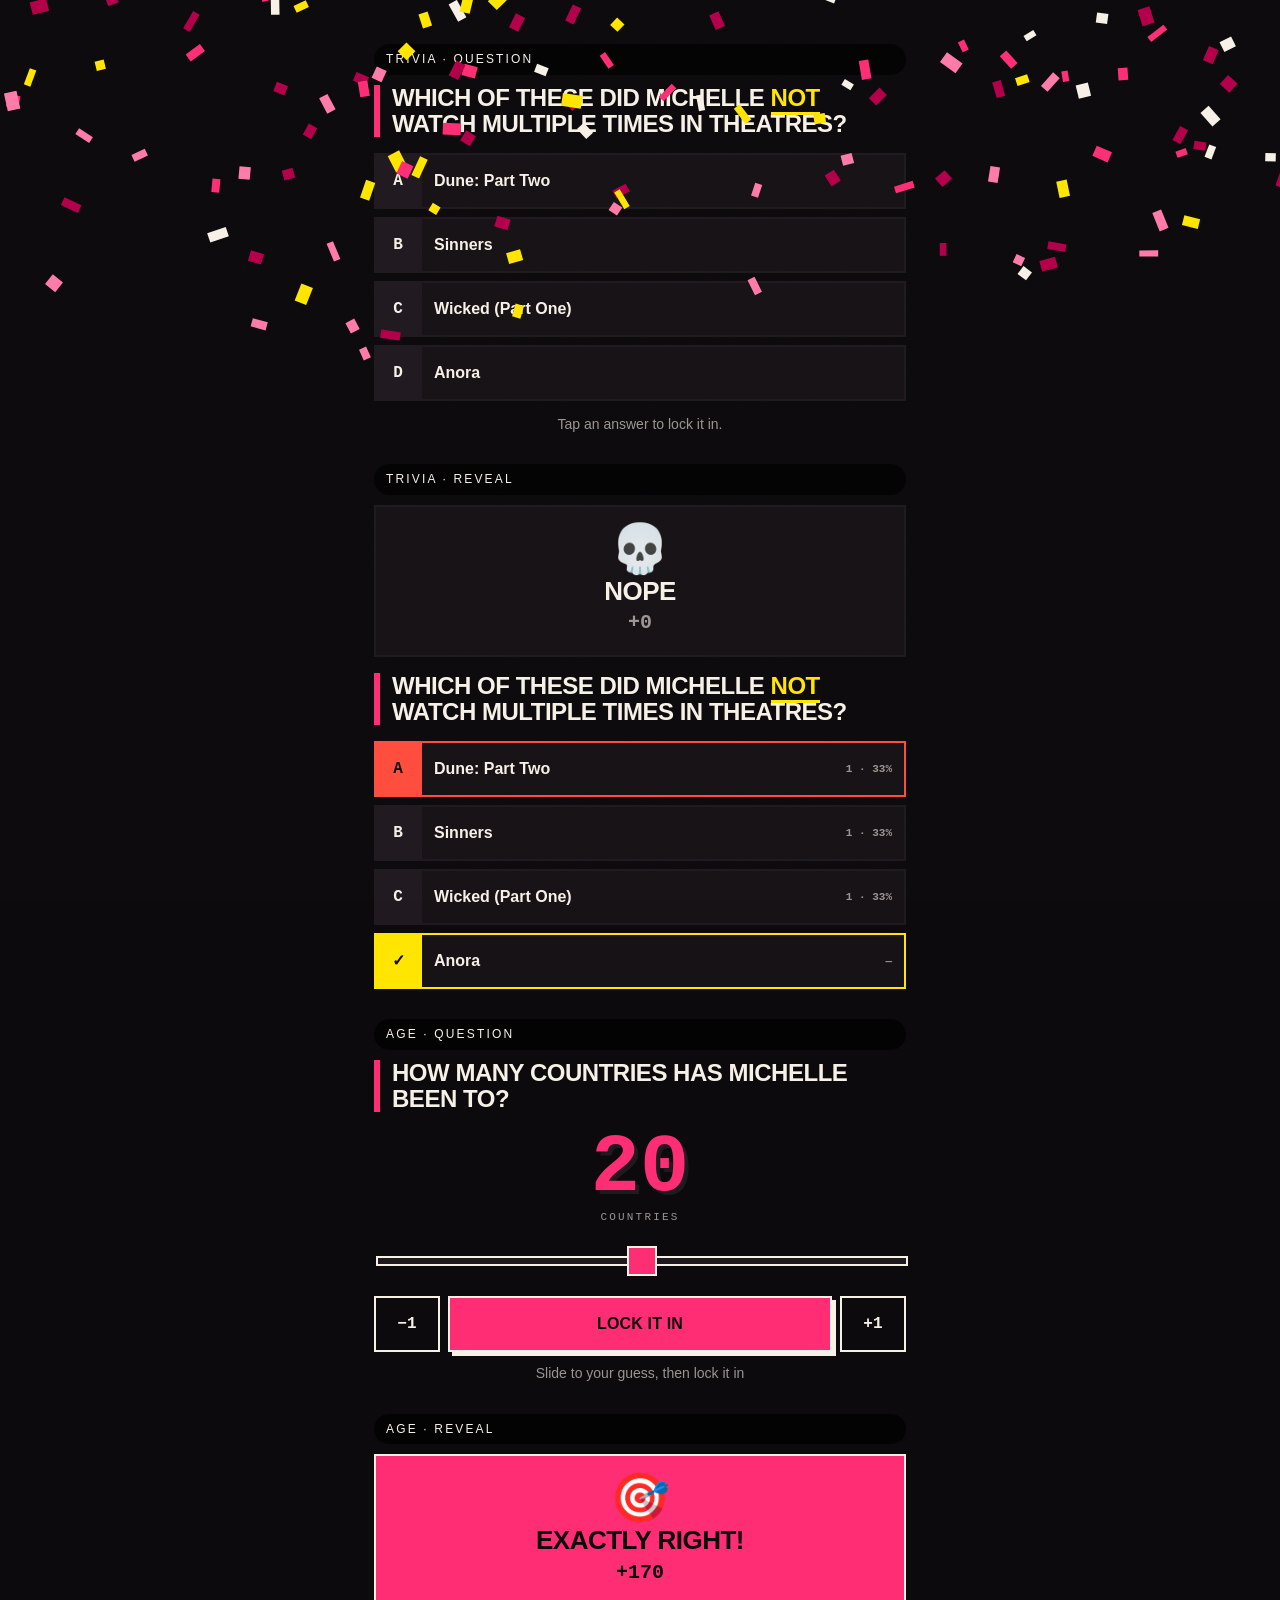
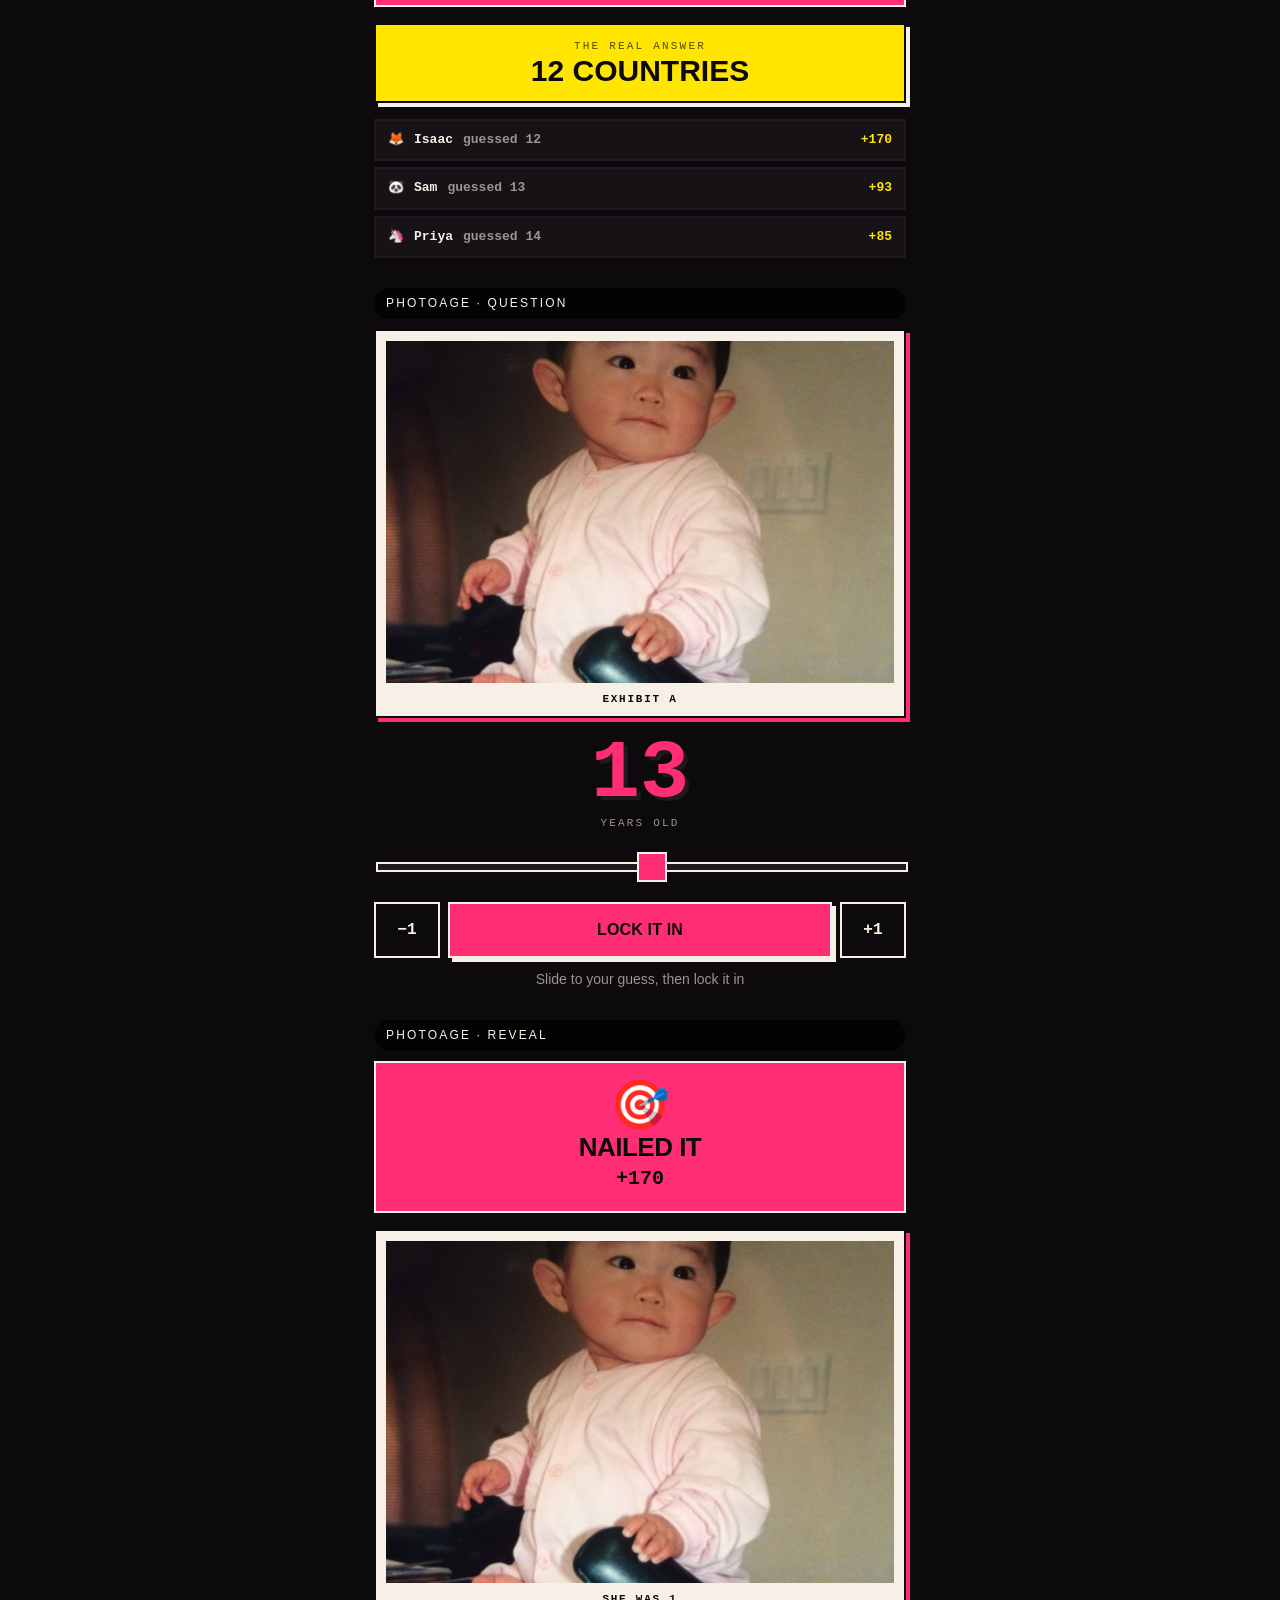
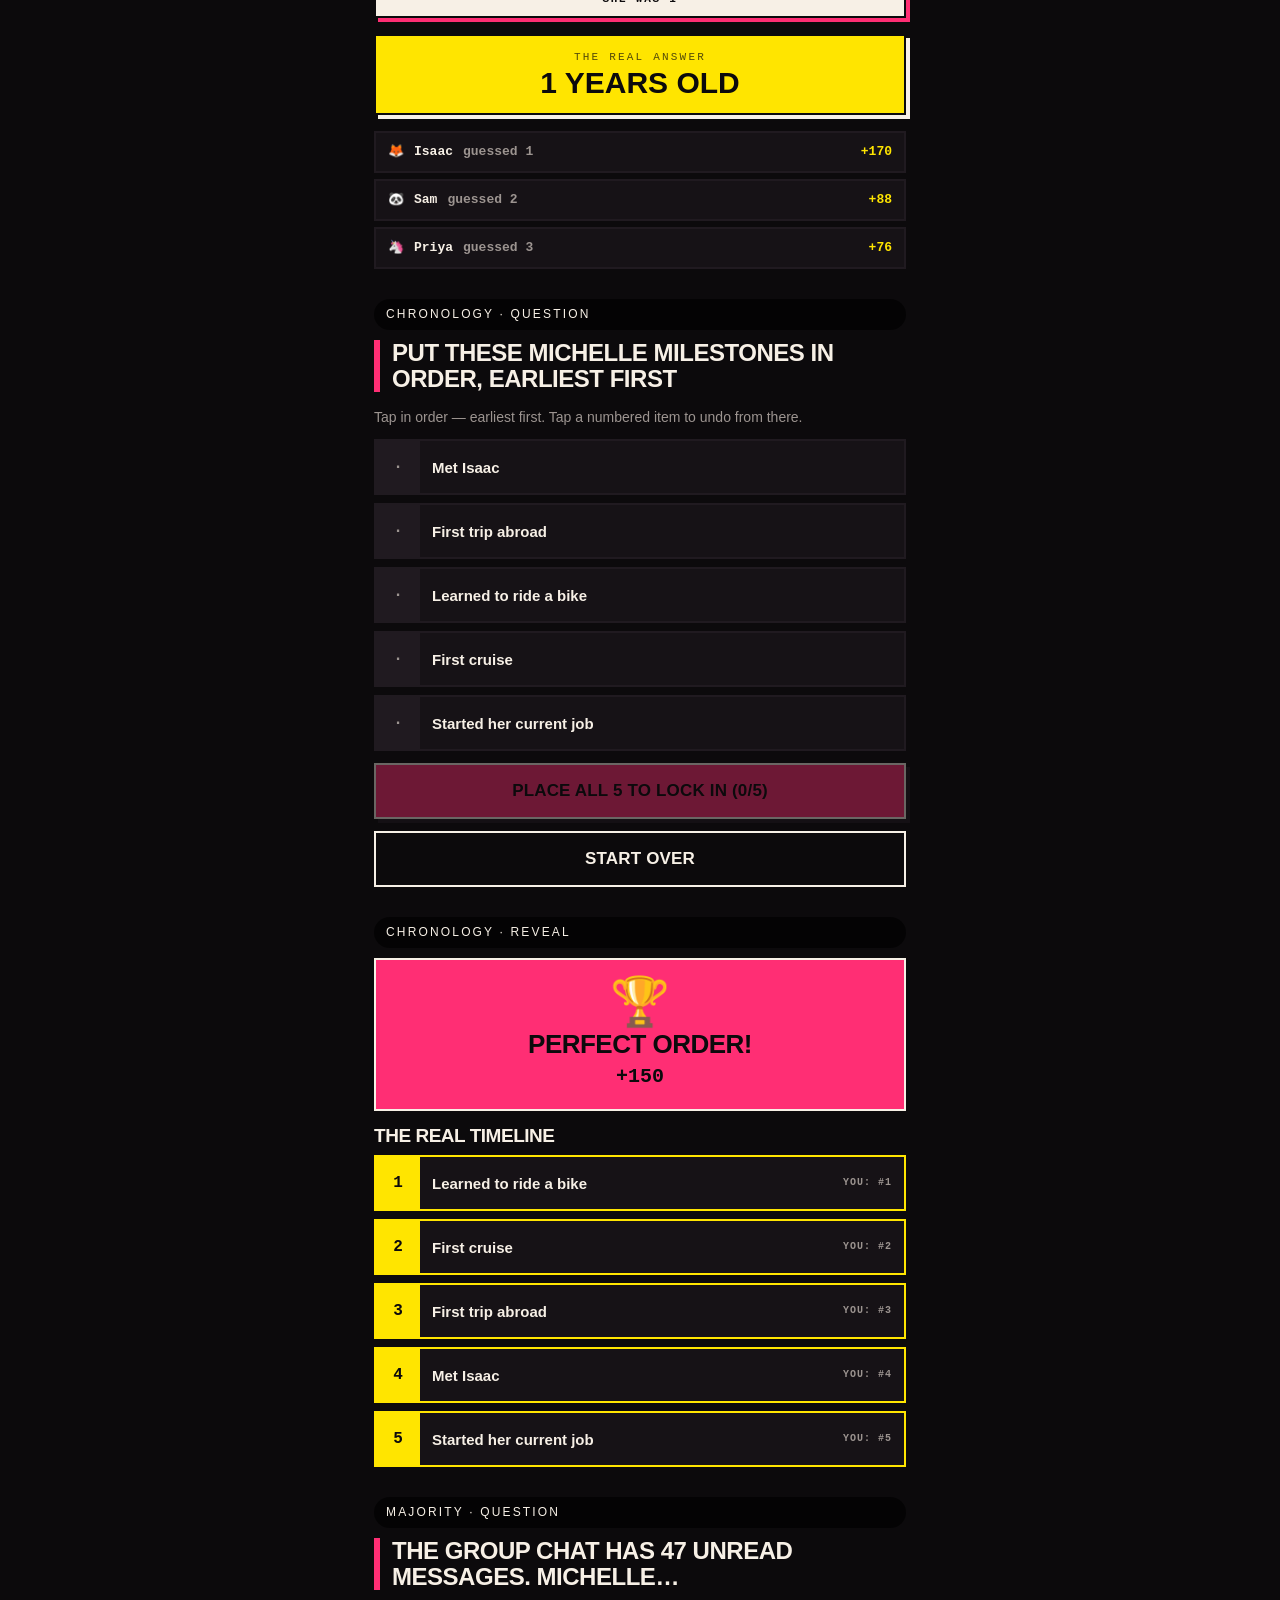
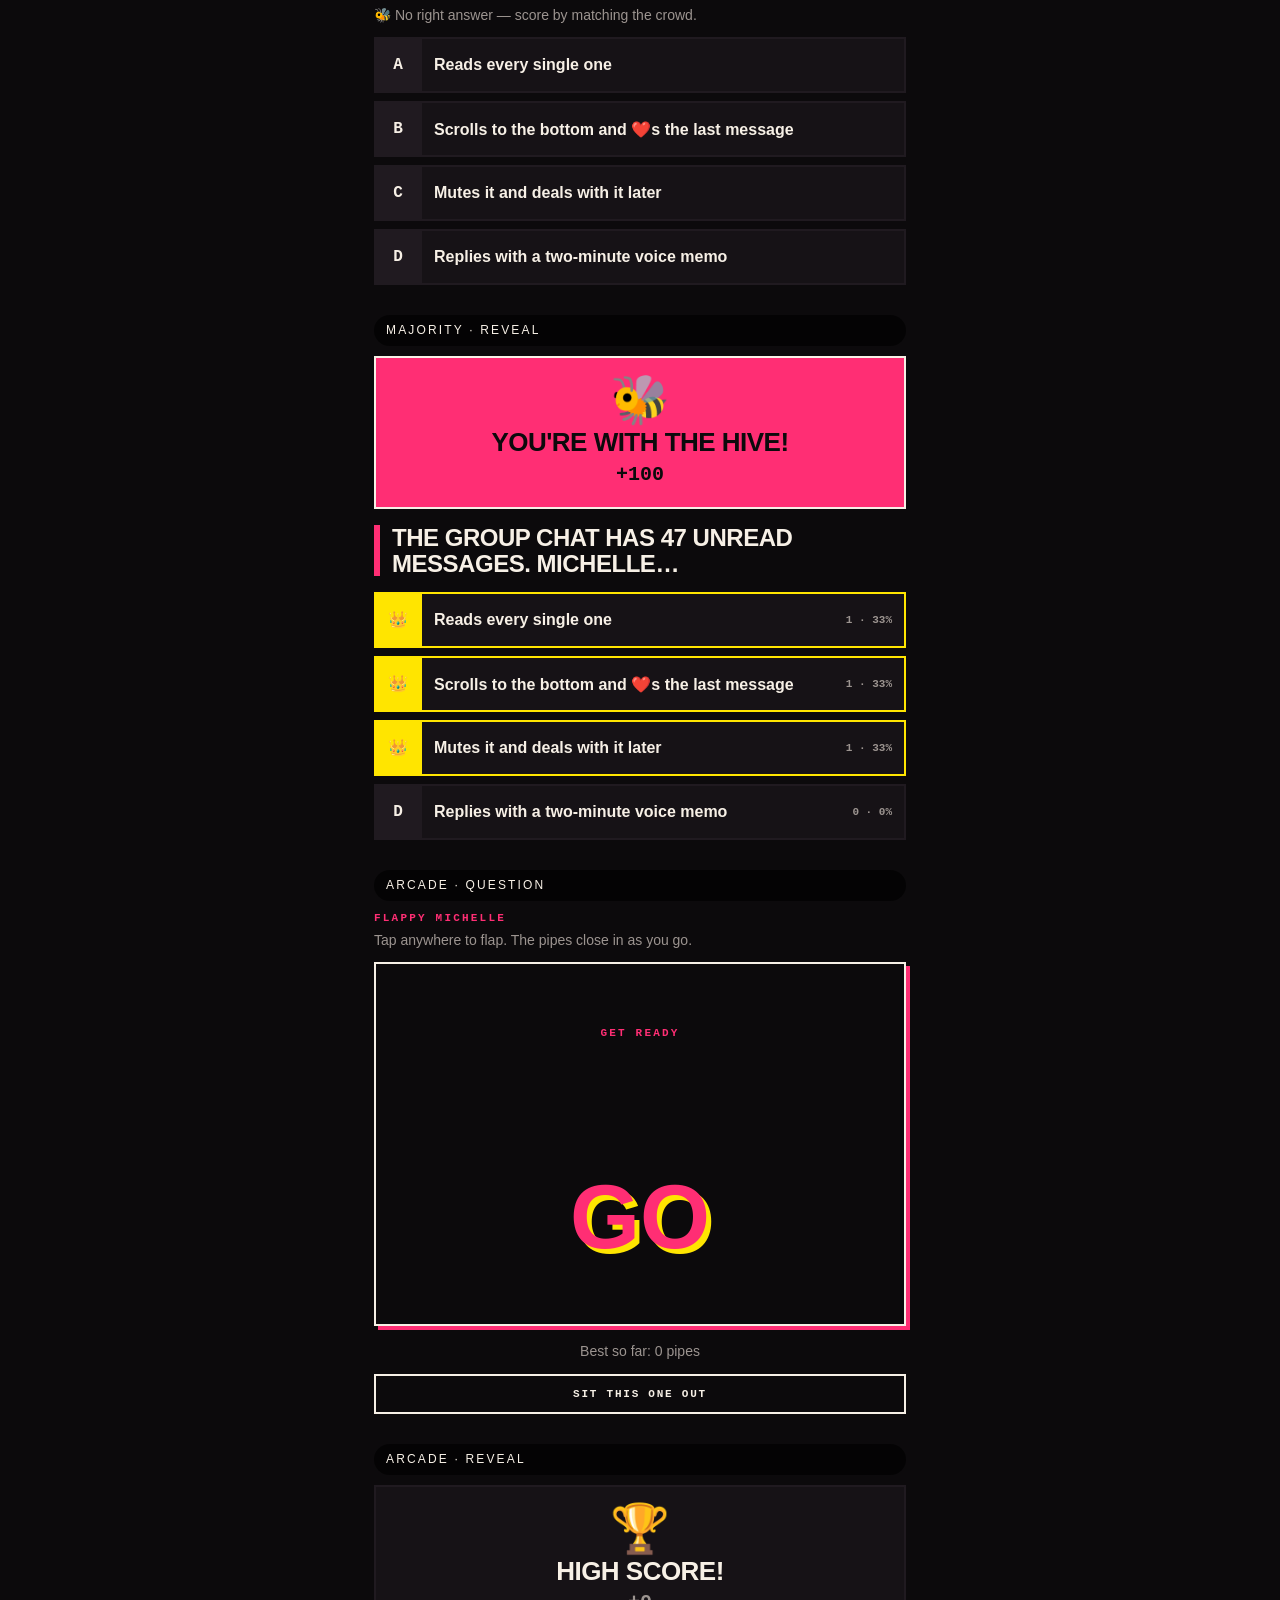
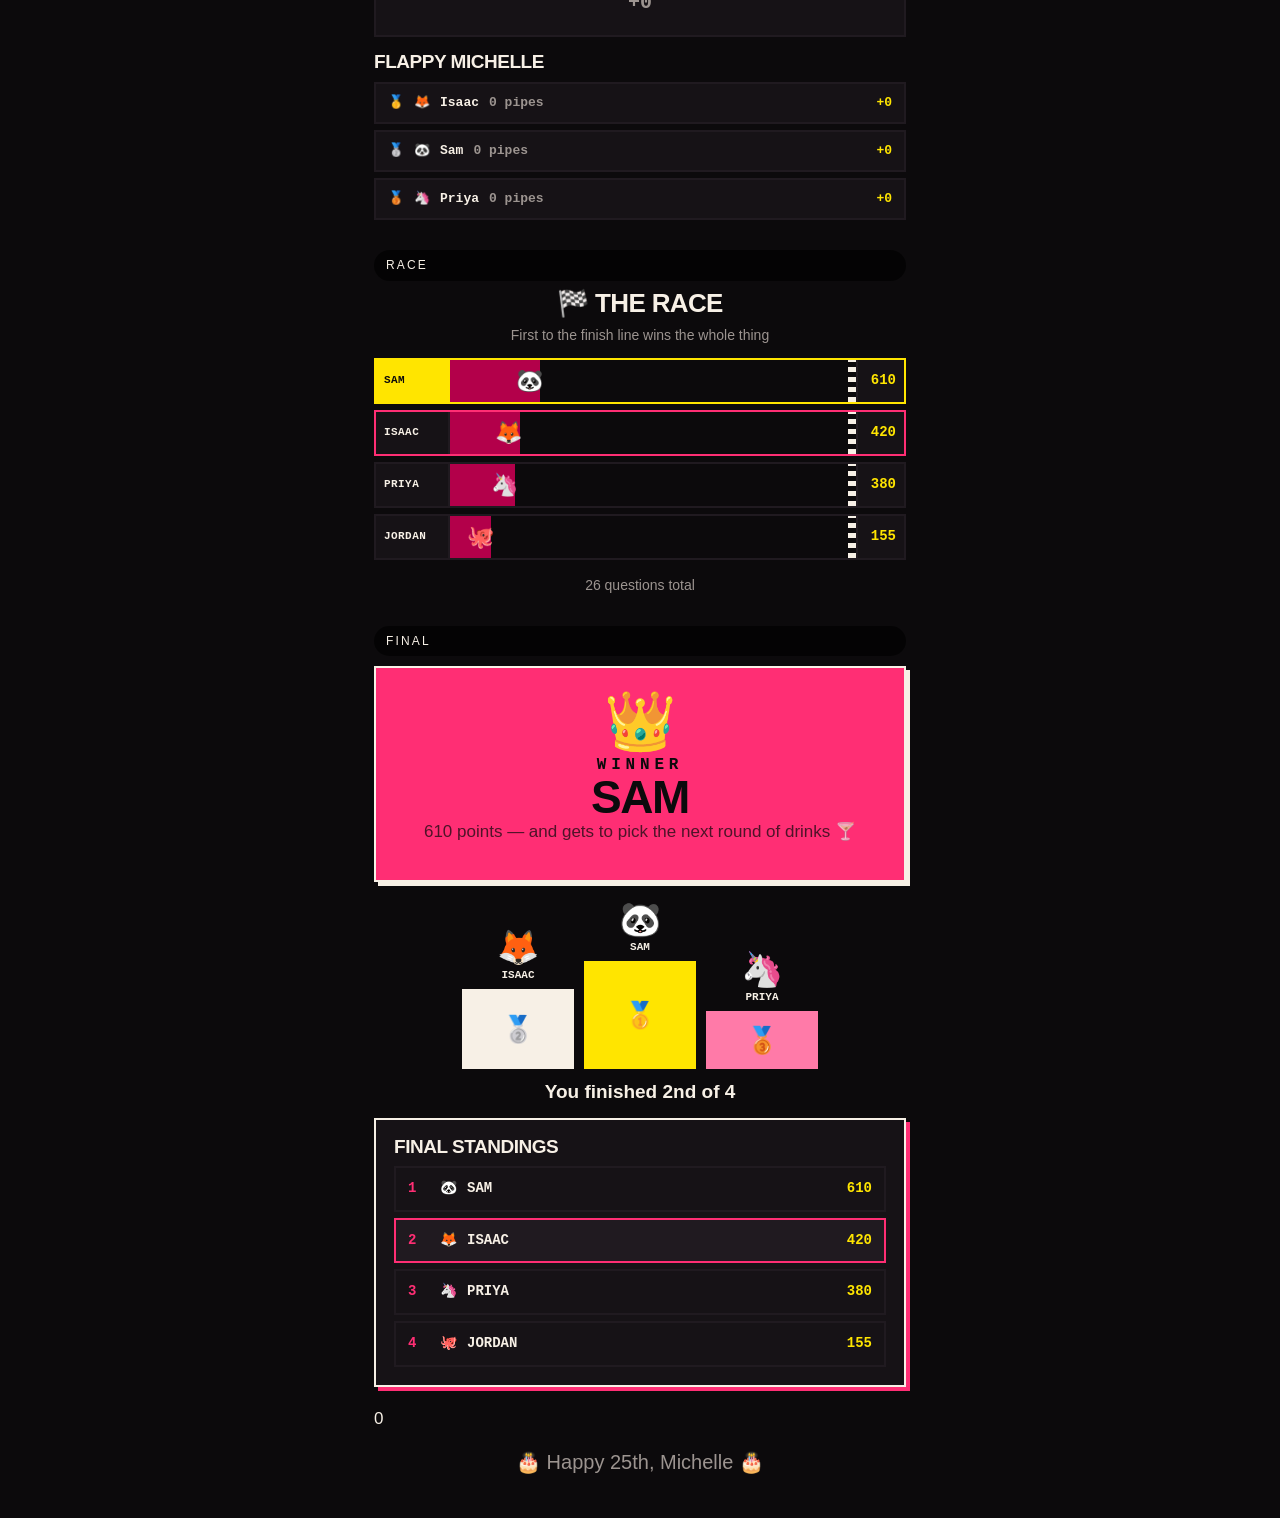
<file: tests/preview.html>
<!DOCTYPE html>
<html lang="en">
<head>
<meta charset="utf-8">
<meta name="viewport" content="width=device-width, initial-scale=1">
<title>Preview — all screens</title>
<link rel="stylesheet" href="../css/styles.css">
<style>
  .preview-label {
    margin: 30px 0 10px; padding: 7px 12px; border-radius: 999px;
    background: #000a; border: 1px dashed var(--line);
    font-size: 12px; letter-spacing: .18em; text-transform: uppercase; color: var(--muted);
  }
</style>
</head>
<body>
<canvas id="confetti"></canvas>
<div id="app"><div id="out"></div></div>
<div id="toast" class="toast" hidden></div>

<!--
  Offline preview of every game screen with fake data — no Firebase needed.
  Serve the repo and open /tests/preview.html to eyeball styling changes,
  or check the phone layout, without gathering 10 people first.
-->
<script type="module">
import { el, mount } from "../js/ui.js";
import { roundModule, ROUND_TYPES } from "../js/rounds/index.js";
import { raceView, finalView } from "../js/views.js";
import { ALL_STEPS } from "../data/content.js";

const players = {
  me:  { name: "Isaac",   avatar: "🦊", score: 420, online: true },
  b:   { name: "Sam",     avatar: "🐼", score: 610, online: true },
  c:   { name: "Priya",   avatar: "🦄", score: 380, online: true },
  d:   { name: "Jordan",  avatar: "🐙", score: 155, online: false },
};

const ctx = { myId: "me", players, myAnswer: null, locked: false, submit: () => {} };
const out = document.getElementById("out");
const nodes = [];
const label = (t) => nodes.push(el("div.preview-label", {}, t));

// One question + one reveal for each round type present in the content file.
for (const type of Object.keys(ROUND_TYPES)) {
  const step = ALL_STEPS.find((s) => s.type === type);
  if (!step) continue;
  const mod = roundModule(type);

  label(`${type} · question`);
  nodes.push(mod.render(step, ctx));

  const answers = { me: { v: fakeAnswer(step), t: 8000 }, b: { v: fakeAnswer(step, 1), t: 12000 },
                    c: { v: fakeAnswer(step, 2), t: 15000 } };
  const { result } = mod.score(step, answers, { state: { startedAt: 0, endsAt: 20000 }, players });

  label(`${type} · reveal`);
  nodes.push(mod.reveal(step, result, ctx));
}

label("race");
nodes.push(raceView(players, "me", { me: 120, b: 190 }));

label("final");
nodes.push(finalView(players, {}, "me"));

mount(out, nodes);

function fakeAnswer(step, offset = 0) {
  if (step.type === "chronology") return step.data.items.map((_, i) => i).slice(offset);
  if (step.type === "age" || step.type === "photoage") return (step.data.answer ?? 10) + offset;
  return offset % (step.data.options?.length || 1);
}
</script>
</body>
</html>
</file>
<file: css/styles.css>
/* ═══════════════════════════════════════════════════════════════════════
   MICHELLE'S 25TH — "risograph party poster, after dark"

   Design rules, held to strictly:
     · Zero border-radius. Every corner is square.
     · Shadows are stamped, never blurred: `4px 4px 0`, one flat colour.
     · Borders are structural — 2–3px, always visible, never a hairline.
     · Two typefaces' worth of contrast from one stack: heavy uppercase sans
       for display, monospace for every label and number tag.
     · Four inks. Fluoro pink leads, acid yellow accents, bone is the text,
       ink is the paper. No gradients doing decorative work.
     · Pressing a thing moves it. Buttons translate into their own shadow.
   ═══════════════════════════════════════════════════════════════════════ */

:root {
  --ink:      #0c0a0c;
  --ink-2:    #161216;
  --ink-3:    #201a20;
  --bone:     #f7f0e6;
  --bone-dim: #9c9490;
  --pink:     #ff2e74;
  --pink-hot: #ff7aa8;
  --pink-deep:#b3004a;
  --acid:     #ffe500;
  --red:      #ff4d3d;

  --font: -apple-system, BlinkMacSystemFont, "Segoe UI", Roboto, Helvetica, Arial, sans-serif;
  --mono: ui-monospace, SFMono-Regular, "SF Mono", Menlo, Consolas, monospace;

  --bd:   2px solid var(--bone);
  --bd-pink: 2px solid var(--pink);
  --stamp:      4px 4px 0 var(--pink);
  --stamp-bone: 4px 4px 0 var(--bone);
  --tap: 56px;
}

* { box-sizing: border-box; -webkit-tap-highlight-color: transparent; border-radius: 0; }

html, body {
  margin: 0; padding: 0; min-height: 100%;
  background: var(--ink);
  color: var(--bone);
  font-family: var(--font);
  font-size: 17px; line-height: 1.4;
  overscroll-behavior-y: contain;
}

/* Paper grain. Cheap, static, and does most of the "printed" work. */
body::after {
  content: ""; position: fixed; inset: 0; z-index: 999; pointer-events: none;
  opacity: .05; mix-blend-mode: overlay;
  background-image: url("data:image/svg+xml,%3Csvg xmlns='http://www.w3.org/2000/svg' width='200' height='200'%3E%3Cfilter id='n'%3E%3CfeTurbulence type='fractalNoise' baseFrequency='.85' numOctaves='3'/%3E%3C/filter%3E%3Crect width='200' height='200' filter='url(%23n)'/%3E%3C/svg%3E");
}

#app {
  max-width: 560px; margin: 0 auto;
  padding: max(14px, env(safe-area-inset-top)) 14px calc(30px + env(safe-area-inset-bottom));
}

h1, h2, h3 {
  margin: 0 0 10px; line-height: .98;
  font-weight: 900; text-transform: uppercase; letter-spacing: -.025em;
}
h1 { font-size: 34px; }
h2 { font-size: 26px; }
h3 { font-size: 19px; }
p  { margin: 0 0 12px; }

.muted  { color: var(--bone-dim); }
.small  { font-size: 14px; }
.center { text-align: center; }
[hidden] { display: none !important; }

code {
  font-family: var(--mono); font-size: .88em;
  background: var(--pink); color: var(--ink); padding: 1px 5px; font-weight: 700;
}

.err {
  margin: 12px 0 0; padding: 10px 12px;
  background: var(--red); color: var(--ink);
  border: 2px solid var(--bone);
  font-family: var(--mono); font-size: 13px; font-weight: 700; text-align: center;
}

/* Monospace kicker used above headings and on every meta chip. */
.label {
  margin: 0; font-family: var(--mono); font-size: 11px; font-weight: 700;
  letter-spacing: .2em; text-transform: uppercase; color: var(--pink);
}

.screen { animation: rise .2s steps(4) both; }
@keyframes rise { from { opacity: 0; transform: translateY(6px); } }

/* ── Structure ──────────────────────────────────────────────────────── */

.card {
  background: var(--ink-2);
  border: var(--bd);
  box-shadow: var(--stamp);
  padding: 18px;
  margin: 0 0 20px;
}

/* Diagonal hazard tape — used as a divider and under the hero. */
.hero {
  position: relative; text-align: center;
  border: var(--bd); box-shadow: var(--stamp);
  background: var(--ink-2);
  padding: 26px 16px 22px; margin-bottom: 20px;
}
.hero::before {
  content: ""; position: absolute; inset: 0 0 auto 0; height: 10px;
  background: repeating-linear-gradient(45deg, var(--pink) 0 8px, var(--ink-2) 8px 16px);
  border-bottom: var(--bd);
}
.hero-emoji { font-size: 54px; line-height: 1; margin-top: 8px; }

.title { font-size: 30px; font-weight: 900; margin: 10px 0 2px; text-transform: uppercase; }
.title .big {
  display: block; font-size: 78px; line-height: .86; letter-spacing: -.05em;
  color: var(--pink);
  -webkit-text-stroke: 0;
  text-shadow: 4px 4px 0 var(--acid);
}
.subtitle {
  margin: 10px 0 0; font-family: var(--mono); font-size: 12px;
  letter-spacing: .14em; text-transform: uppercase; color: var(--bone-dim);
}

/* ── Buttons ────────────────────────────────────────────────────────── */

.btn {
  display: block; width: 100%; min-height: var(--tap);
  margin-top: 12px; padding: 15px 18px;
  font-family: var(--font); font-size: 17px; font-weight: 900;
  text-transform: uppercase; letter-spacing: .01em;
  color: var(--ink); background: var(--bone);
  border: 2px solid var(--ink);
  box-shadow: 4px 4px 0 var(--pink);
  cursor: pointer;
  transition: transform .06s steps(2), box-shadow .06s steps(2);
}
.btn:active:not(:disabled) { transform: translate(4px, 4px); box-shadow: 0 0 0 var(--pink); }
.btn:disabled { opacity: .4; cursor: default; box-shadow: 4px 4px 0 var(--ink-3); }

.btn-primary { background: var(--pink); color: var(--ink); border-color: var(--bone); box-shadow: var(--stamp-bone); }
.btn-primary:active:not(:disabled) { box-shadow: 0 0 0 var(--bone); }

.btn-ghost {
  background: transparent; color: var(--bone);
  border: var(--bd); box-shadow: none;
}
.btn-ghost:active:not(:disabled) { transform: translate(2px, 2px); background: var(--ink-3); }

.btn-tiny {
  min-height: 40px; padding: 8px; font-family: var(--mono);
  font-size: 11px; letter-spacing: .16em; font-weight: 700; box-shadow: none;
}

/* ── Inputs ─────────────────────────────────────────────────────────── */

.field { display: block; margin-bottom: 16px; }
.field > span {
  display: block; margin-bottom: 7px;
  font-family: var(--mono); font-size: 11px; font-weight: 700;
  letter-spacing: .2em; text-transform: uppercase; color: var(--pink);
}

input[type="text"], input[type="number"] {
  width: 100%; min-height: var(--tap); padding: 13px 15px;
  background: var(--ink); color: var(--bone);
  border: var(--bd);
  font-family: var(--font); font-size: 18px; font-weight: 700;
}
input:focus { outline: none; border-color: var(--pink); box-shadow: inset 0 0 0 2px var(--pink); }

.code-input {
  font-family: var(--mono) !important;
  text-align: center; font-size: 40px !important; font-weight: 700 !important;
  letter-spacing: .3em; text-indent: .3em; text-transform: uppercase;
  padding: 16px 8px !important;
}

.avatar-picker { display: grid; grid-template-columns: repeat(6, 1fr); gap: 6px; margin-bottom: 18px; }
.avatar-opt {
  aspect-ratio: 1; display: grid; place-items: center;
  font-size: 24px; cursor: pointer;
  background: var(--ink); border: 2px solid var(--ink-3);
}
.avatar-opt[aria-pressed="true"] { background: var(--pink); border-color: var(--bone); }

/* ── Lobby ──────────────────────────────────────────────────────────── */

.room-card { text-align: center; background: var(--pink); border-color: var(--bone); box-shadow: var(--stamp-bone); }
.room-card .label, .room-card .muted { color: var(--ink); opacity: .75; }
.room-code {
  font-family: var(--mono); font-size: 62px; font-weight: 700;
  letter-spacing: .14em; text-indent: .14em; color: var(--ink);
  margin: 6px 0 8px;
}

.player-grid { display: grid; grid-template-columns: repeat(auto-fill, minmax(80px, 1fr)); gap: 8px; }
.player-chip {
  text-align: center; padding: 10px 4px;
  background: var(--ink); border: 2px solid var(--ink-3);
  animation: stamp .16s steps(3) both;
}
@keyframes stamp { from { transform: scale(1.3); opacity: 0; } }
.player-chip .pc-emoji { font-size: 26px; line-height: 1.2; }
.player-chip .pc-name {
  font-family: var(--mono); font-size: 11px; font-weight: 700;
  text-transform: uppercase; word-break: break-word; margin-top: 2px;
}
.player-chip.is-me { border-color: var(--pink); background: var(--pink-deep); }
.player-chip.is-host .pc-name::after { content: " ★"; color: var(--acid); }
.player-chip.offline { opacity: .35; }

/* ── Game chrome ────────────────────────────────────────────────────── */

.game-header { display: flex; align-items: stretch; gap: 8px; margin-bottom: 8px; }
.round-pill, .score-pill {
  display: flex; align-items: center; padding: 6px 10px;
  font-family: var(--mono); font-size: 11px; font-weight: 700;
  letter-spacing: .1em; text-transform: uppercase;
  background: var(--ink-2); border: 2px solid var(--ink-3);
  overflow: hidden; white-space: nowrap; text-overflow: ellipsis;
}
.score-pill { margin-left: auto; background: var(--acid); color: var(--ink); border-color: var(--ink); font-size: 14px; }
.score-pill::before { content: "★"; margin-right: 5px; }

.timer {
  flex: none; width: 46px;
  display: grid; place-items: center;
  font-family: var(--mono); font-size: 20px; font-weight: 700;
  background: var(--ink-2); border: var(--bd);
}
.timer.urgent { background: var(--red); color: var(--ink); border-color: var(--bone); animation: blink .5s steps(1) infinite; }
@keyframes blink { 50% { background: var(--ink); color: var(--red); } }

.timer-bar { height: 8px; background: var(--ink-3); border: 2px solid var(--ink-3); margin-bottom: 12px; }
.timer-bar-fill { height: 100%; background: var(--pink); transition: width .25s linear; }

.lockbar {
  display: flex; align-items: center; gap: 10px;
  margin-bottom: 18px; padding: 7px 10px;
  background: var(--ink-2); border: 2px solid var(--ink-3);
}
.lockbar .lb-count {
  font-family: var(--mono); font-size: 11px; font-weight: 700;
  letter-spacing: .12em; text-transform: uppercase; color: var(--bone-dim); white-space: nowrap;
}
.lockbar .lb-dots { display: flex; flex-wrap: wrap; gap: 4px; margin-left: auto; }
.lockbar .lb-dot {
  font-size: 16px; line-height: 1; padding: 2px;
  opacity: .25; filter: grayscale(1);
  transition: opacity .2s steps(2), filter .2s steps(2);
}
.lockbar .lb-dot.ready { opacity: 1; filter: none; background: var(--pink); }

.host-bar { position: sticky; bottom: 10px; margin-top: 18px; }
/* The bar pins itself over whatever is above it in flow, so the host's
   screen reserves its height. Guests get no bar and no dead space. */
body.is-host #stage { padding-bottom: 76px; }

/* ── Round intro ────────────────────────────────────────────────────── */

.intro {
  text-align: center; padding: 34px 16px;
  border: var(--bd); box-shadow: var(--stamp); background: var(--ink-2);
}
.intro .intro-emoji { font-size: 64px; line-height: 1; }
.intro h2 { font-size: 34px; margin: 14px 0 8px; color: var(--pink); }
.intro .blurb { color: var(--bone); font-size: 16px; max-width: 30ch; margin: 0 auto 4px; }
.intro .mult {
  display: inline-block; margin-top: 14px; padding: 6px 14px;
  background: var(--acid); color: var(--ink); border: 2px solid var(--ink);
  font-family: var(--mono); font-weight: 700; letter-spacing: .1em;
}

/* ── Question ───────────────────────────────────────────────────────── */

.qtext {
  font-size: 24px; font-weight: 900; line-height: 1.08;
  text-transform: uppercase; letter-spacing: -.02em;
  margin-bottom: 16px; padding-left: 12px;
  border-left: 6px solid var(--pink);
}
.qimg { width: 100%; display: block; margin-bottom: 14px; border: var(--bd); }

.options { display: grid; gap: 8px; }
.opt {
  display: flex; align-items: stretch; gap: 0;
  width: 100%; min-height: var(--tap); text-align: left;
  background: var(--ink-2); color: var(--bone);
  border: 2px solid var(--ink-3);
  font-family: var(--font); font-size: 16px; font-weight: 700;
  cursor: pointer; padding: 0;
  transition: transform .06s steps(2);
}
.opt:active:not(:disabled) { transform: translate(3px, 3px); }
.opt .badge {
  flex: none; width: 46px; display: grid; place-items: center;
  font-family: var(--mono); font-weight: 700; font-size: 16px;
  background: var(--ink-3); color: var(--bone);
  border-right: 2px solid var(--ink-3);
}
.opt > span:nth-child(2) { padding: 14px 12px; align-self: center; }
.opt[aria-pressed="true"] { border-color: var(--pink); }
.opt[aria-pressed="true"] .badge { background: var(--pink); color: var(--ink); border-color: var(--pink); }
.opt.correct { border-color: var(--acid); }
.opt.correct .badge { background: var(--acid); color: var(--ink); border-color: var(--acid); }
.opt.wrong { border-color: var(--red); }
.opt.wrong .badge { background: var(--red); color: var(--ink); border-color: var(--red); }
.opt .tally {
  margin-left: auto; align-self: center; padding: 0 12px;
  font-family: var(--mono); font-size: 11px; font-weight: 700; color: var(--bone-dim);
}

/* ── Number guess ───────────────────────────────────────────────────── */

.guess-value {
  font-family: var(--mono); text-align: center;
  font-size: 82px; font-weight: 700; line-height: 1;
  color: var(--pink); text-shadow: 4px 4px 0 var(--ink-3);
}
.guess-unit {
  text-align: center; margin-bottom: 12px;
  font-family: var(--mono); font-size: 11px; letter-spacing: .2em;
  text-transform: uppercase; color: var(--bone-dim);
}

input[type="range"] {
  width: 100%; height: 44px; background: transparent;
  -webkit-appearance: none; appearance: none;
}
input[type="range"]::-webkit-slider-runnable-track { height: 10px; background: var(--ink-3); border: 2px solid var(--bone); }
input[type="range"]::-moz-range-track { height: 10px; background: var(--ink-3); border: 2px solid var(--bone); }
input[type="range"]::-webkit-slider-thumb {
  -webkit-appearance: none; appearance: none;
  width: 30px; height: 30px; margin-top: -12px;
  background: var(--pink); border: 2px solid var(--bone);
}
input[type="range"]::-moz-range-thumb {
  width: 30px; height: 30px; background: var(--pink); border: 2px solid var(--bone); border-radius: 0;
}

.stepper { display: flex; gap: 8px; margin-top: 6px; }
.stepper .btn { margin-top: 0; font-size: 16px; padding: 14px 6px; white-space: nowrap; }
.stepper .btn-ghost { flex: 0 0 66px; font-family: var(--mono); }
.stepper .btn-primary { flex: 1; }

/* ── Photo age round ────────────────────────────────────────────────── */

.photo-frame {
  background: var(--bone); padding: 10px 10px 0;
  border: 2px solid var(--ink); box-shadow: var(--stamp);
  margin-bottom: 16px;
}
/* Capped against the viewport, not just the width — a full 4:5 crop pushes
   the slider and the lock button off a phone screen. */
.photo-frame img {
  display: block; width: 100%; height: min(112vw, 38vh, 360px);
  object-fit: cover; background: var(--ink-3);
}
.photo-frame .photo-caption {
  padding: 9px 2px; text-align: center;
  font-family: var(--mono); font-size: 11px; font-weight: 700;
  letter-spacing: .16em; text-transform: uppercase; color: var(--ink);
}
/* Stand-in until the real photos are committed. */
.photo-frame .photo-missing {
  display: grid; place-items: center; gap: 6px;
  width: 100%; height: min(112vw, 38vh, 360px); padding: 20px;
  background: repeating-linear-gradient(45deg, var(--ink-3) 0 10px, var(--ink-2) 10px 20px);
  color: var(--bone-dim); text-align: center;
  font-family: var(--mono); font-size: 11px; letter-spacing: .1em; text-transform: uppercase;
}
.photo-frame .photo-missing b { font-size: 30px; }

/* ── Chronology ─────────────────────────────────────────────────────── */

.chrono-list { display: grid; gap: 8px; }
.chrono-item {
  display: flex; align-items: stretch; width: 100%; min-height: var(--tap);
  text-align: left; padding: 0;
  background: var(--ink-2); color: var(--bone);
  border: 2px solid var(--ink-3);
  font-family: var(--font); font-size: 15px; font-weight: 700;
  cursor: pointer; transition: transform .06s steps(2);
}
.chrono-item:active:not(:disabled) { transform: translate(3px, 3px); }
.chrono-item .num {
  flex: none; width: 44px; display: grid; place-items: center;
  font-family: var(--mono); font-weight: 700; font-size: 16px;
  background: var(--ink-3); color: var(--bone-dim);
}
.chrono-item > span:nth-child(2) { padding: 13px 12px; align-self: center; }
.chrono-item.picked { border-color: var(--pink); }
.chrono-item.picked .num { background: var(--pink); color: var(--ink); }
.chrono-item.correct { border-color: var(--acid); }
.chrono-item.correct .num { background: var(--acid); color: var(--ink); }
.chrono-item.wrong { border-color: var(--red); }
.chrono-item .real {
  margin-left: auto; align-self: center; padding: 0 12px;
  font-family: var(--mono); font-size: 10px; letter-spacing: .1em;
  text-transform: uppercase; color: var(--bone-dim); text-align: right;
}

/* ── Waiting / reveal ───────────────────────────────────────────────── */

.waiting { text-align: center; padding: 40px 12px; border: 2px dashed var(--ink-3); }
.waiting .spin { font-size: 44px; display: inline-block; animation: tick 1.2s steps(8) infinite; }
@keyframes tick { to { transform: rotate(360deg); } }

.verdict { text-align: center; padding: 18px 12px; margin-bottom: 16px; border: var(--bd); background: var(--pink); color: var(--ink); }
.verdict .v-emoji { font-size: 48px; line-height: 1; }
.verdict .v-text { font-size: 26px; font-weight: 900; text-transform: uppercase; letter-spacing: -.02em; }
.verdict .v-pts { font-family: var(--mono); font-size: 20px; font-weight: 700; }
.verdict.bad { background: var(--ink-2); color: var(--bone); border-color: var(--ink-3); }
.verdict.bad .v-pts { color: var(--bone-dim); }

.answer-box { margin-bottom: 16px; padding: 14px; text-align: center; background: var(--acid); color: var(--ink); border: 2px solid var(--ink); box-shadow: var(--stamp-bone); }
.answer-box .a-label { font-family: var(--mono); font-size: 11px; letter-spacing: .2em; text-transform: uppercase; opacity: .7; }
.answer-box .a-value { font-size: 30px; font-weight: 900; text-transform: uppercase; line-height: 1.1; }
.answer-box .a-note { font-size: 13px; margin-top: 4px; }

.guess-list { display: grid; gap: 6px; }
.guess-row {
  display: flex; align-items: center; gap: 10px; padding: 10px 12px;
  background: var(--ink-2); border: 2px solid var(--ink-3);
  font-family: var(--mono); font-size: 13px; font-weight: 700;
}
.guess-row .gr-pts { margin-left: auto; color: var(--acid); }

/* ── Race ───────────────────────────────────────────────────────────── */

.race { display: grid; gap: 6px; margin: 4px 0 16px; }
.lane {
  display: flex; align-items: stretch; gap: 0;
  height: 46px; background: var(--ink-2); border: 2px solid var(--ink-3);
}
.lane .lane-name {
  flex: none; width: 74px; display: flex; align-items: center; padding: 0 8px;
  font-family: var(--mono); font-size: 11px; font-weight: 700;
  text-transform: uppercase; letter-spacing: .04em;
  overflow: hidden; text-overflow: ellipsis; white-space: nowrap;
  border-right: 2px solid var(--ink-3);
}
.lane .track { position: relative; flex: 1; background: var(--ink); overflow: hidden; }
.lane .fill { position: absolute; inset: 0 auto 0 0; background: var(--pink-deep); transition: width .9s steps(12); }
.lane .runner {
  position: absolute; top: 50%; transform: translateY(-50%);
  font-size: 22px; line-height: 1; z-index: 2; transition: left .9s steps(12);
}
.lane .runner.moving { animation: hop .3s steps(2) 3; }
@keyframes hop { 50% { transform: translateY(-85%); } }
.lane .gain {
  position: absolute; right: 6px; top: 50%; transform: translateY(-50%); z-index: 3;
  padding: 2px 5px; background: var(--acid); color: var(--ink);
  font-family: var(--mono); font-size: 11px; font-weight: 700;
  animation: floatUp 1.8s steps(6) forwards;
}
@keyframes floatUp { 0% { opacity: 0; } 25% { opacity: 1; } 100% { opacity: 0; transform: translateY(-22px); } }
.lane .lane-score {
  flex: none; width: 48px; display: flex; align-items: center; justify-content: flex-end;
  padding: 0 8px; border-left: 2px solid var(--ink-3);
  font-family: var(--mono); font-size: 14px; font-weight: 700; color: var(--acid);
}
.lane.leader { border-color: var(--acid); }
.lane.leader .lane-name { background: var(--acid); color: var(--ink); border-right-color: var(--acid); }
.lane.is-me { border-color: var(--pink); }
.finish-line {
  position: absolute; right: 0; top: 0; bottom: 0; width: 8px; z-index: 1;
  background: repeating-linear-gradient(0deg, var(--bone) 0 5px, var(--ink) 5px 10px);
}

/* ── Final ──────────────────────────────────────────────────────────── */

.final-hero {
  text-align: center; padding: 24px 14px; margin-bottom: 18px;
  background: var(--pink); color: var(--ink);
  border: var(--bd); box-shadow: var(--stamp-bone);
}
.final-hero .crown { font-size: 58px; line-height: 1; }
.final-hero h1 { font-size: 16px; font-family: var(--mono); font-weight: 700; letter-spacing: .3em; margin: 8px 0 2px; }
.final-hero .winner-name { font-size: 46px; font-weight: 900; line-height: .95; text-transform: uppercase; letter-spacing: -.03em; }
.final-hero .muted { color: var(--ink); opacity: .72; }

.podium { display: flex; align-items: flex-end; justify-content: center; gap: 6px; margin: 20px 0 8px; }
.pod { flex: 1; max-width: 116px; text-align: center; }
.pod .p-emoji { font-size: 34px; line-height: 1; }
.pod .p-name { font-family: var(--mono); font-size: 11px; font-weight: 700; text-transform: uppercase; word-break: break-word; margin: 4px 0; }
.pod .p-block { display: grid; place-items: center; font-size: 26px; border: 2px solid var(--ink); }
.pod.p1 .p-block { height: 112px; background: var(--acid); }
.pod.p2 .p-block { height: 84px; background: var(--bone); }
.pod.p3 .p-block { height: 62px; background: var(--pink-hot); }

.standings { display: grid; gap: 6px; }
.standing {
  display: flex; align-items: center; gap: 10px; padding: 11px 12px;
  background: var(--ink-2); border: 2px solid var(--ink-3);
  font-family: var(--mono); font-size: 14px; font-weight: 700; text-transform: uppercase;
}
.standing .st-rank { width: 22px; color: var(--pink); }
.standing .st-score { margin-left: auto; color: var(--acid); }
.standing.is-me { border-color: var(--pink); background: var(--ink-3); }

.award { display: flex; gap: 12px; align-items: center; margin-bottom: 6px; padding: 11px 12px; background: var(--ink-2); border: 2px solid var(--ink-3); }
.award .aw-emoji { font-size: 26px; }
.award .aw-title { font-size: 14px; font-weight: 900; text-transform: uppercase; }
.award .aw-sub { font-family: var(--mono); font-size: 11px; color: var(--bone-dim); }

/* ── Misc ───────────────────────────────────────────────────────────── */

#confetti { position: fixed; inset: 0; pointer-events: none; z-index: 50; }

.toast {
  position: fixed; left: 50%; bottom: calc(20px + env(safe-area-inset-bottom));
  transform: translateX(-50%); z-index: 60;
  padding: 11px 16px; background: var(--acid); color: var(--ink);
  border: 2px solid var(--ink); box-shadow: var(--stamp-bone);
  font-family: var(--mono); font-size: 13px; font-weight: 700;
}

.steps { color: var(--bone-dim); padding-left: 20px; font-size: 15px; }
.steps li { margin-bottom: 6px; }

@media (prefers-reduced-motion: reduce) {
  *, *::before, *::after { animation-duration: .001s !important; transition-duration: .001s !important; }
}

/* ── Arcade minigames ───────────────────────────────────────────────── */

.arcade-head { margin-bottom: 12px; }
.arcade-head .label { margin-bottom: 4px; }

.arcade-arena {
  position: relative;
  border: var(--bd);
  box-shadow: var(--stamp);
  background: var(--ink);
  overflow: hidden;
  touch-action: manipulation;   /* kill the double-tap zoom while playing */
  user-select: none;
}
.arcade-footer { margin-top: 16px; }

.mg-stage { position: relative; }
.mg-canvas { display: block; width: 100%; touch-action: none; }

.mg-hud {
  position: absolute; top: 8px; left: 8px; z-index: 3;
  padding: 4px 10px;
  background: var(--acid); color: var(--ink);
  border: 2px solid var(--ink);
  font-family: var(--mono); font-size: 15px; font-weight: 700;
}

.mg-countdown {
  display: grid; place-items: center; gap: 6px;
  height: min(40vh, 360px);
  background: var(--ink);
}
.mg-count-num {
  font-size: 90px; font-weight: 900; line-height: 1;
  color: var(--pink); text-shadow: 5px 5px 0 var(--acid);
  animation: countpop .3s steps(3) both;
}
@keyframes countpop { from { transform: scale(1.5); opacity: .2; } }

.mg-tapzones {
  position: absolute; inset: auto 0 0 0; z-index: 2;
  display: grid; grid-template-columns: 1fr 1fr;
  pointer-events: none;
}
.mg-tapzones .mg-tap {
  padding: 6px 0; text-align: center;
  font-size: 15px; color: var(--bone); opacity: .3;
  border-top: 2px solid var(--ink-3);
}
.mg-tapzones .mg-tap + .mg-tap { border-left: 2px solid var(--ink-3); }

/* Michellorization grid */
.mg-status {
  padding: 9px 12px; text-align: center;
  background: var(--ink-2); border-bottom: 2px solid var(--ink-3);
  font-family: var(--mono); font-size: 12px; font-weight: 700;
  letter-spacing: .18em; text-transform: uppercase; color: var(--pink);
}
.mg-grid {
  display: grid; grid-template-columns: repeat(5, 1fr);
  gap: 5px; padding: 8px;
}
.mg-card {
  aspect-ratio: 1; padding: 0; overflow: hidden;
  background: var(--ink-2); border: 2px solid var(--ink-3);
  cursor: pointer; transition: transform .08s steps(2);
}
.mg-card:active:not(:disabled) { transform: scale(.94); }
.mg-card img { width: 100%; height: 100%; object-fit: cover; display: block; }
.mg-card.face { border-color: var(--acid); }
.mg-card.wrong { border-color: var(--red); background: var(--red); }
.mg-card.missed { border-color: var(--pink); opacity: .55; }

/* Between-run panels */
.mg-result {
  padding: 9px; margin-bottom: 10px; text-align: center;
  background: var(--ink-2); border: 2px solid var(--ink-3);
}
.mg-result.best { border-color: var(--acid); }
.mg-result-score {
  font-family: var(--mono); font-size: 26px; font-weight: 700; color: var(--acid);
}
/* Side by side so the whole round clears the pinned host bar without
   anyone having to scroll mid-game. */
.arcade-actions { display: flex; gap: 8px; }
.arcade-actions .btn { margin-top: 0; flex: 1; font-size: 15px; padding: 14px 8px; }
.mg-done { padding: 40px 16px; text-align: center; border: 2px dashed var(--ink-3); }
.mg-done-emoji { font-size: 50px; }
.mg-best {
  font-family: var(--mono); font-size: 34px; font-weight: 700;
  color: var(--pink); margin: 4px 0 8px;
}

/* ── Practice mode ──────────────────────────────────────────────────── */

.practice-list { display: grid; gap: 8px; margin-top: 14px; }
.practice-item {
  display: flex; align-items: center; gap: 12px; width: 100%;
  padding: 12px; text-align: left;
  background: var(--ink); color: var(--bone);
  border: 2px solid var(--ink-3);
  font-family: var(--font); cursor: pointer;
  transition: transform .06s steps(2), border-color .1s;
}
.practice-item:active { transform: translate(3px, 3px); }
.practice-item:hover { border-color: var(--pink); }
.practice-item .pi-emoji { font-size: 30px; line-height: 1; }
.practice-item .pi-text { display: grid; gap: 2px; }
.practice-item .pi-name { font-size: 16px; font-weight: 900; text-transform: uppercase; }
.practice-item .pi-hint { font-size: 12px; color: var(--bone-dim); }
.practice-item .pi-best {
  margin-left: auto; padding: 3px 7px;
  font-family: var(--mono); font-size: 11px; font-weight: 700;
  color: var(--ink); background: var(--acid); border: 2px solid var(--ink);
}
.practice-head { margin-bottom: 12px; }
.practice-head .btn { margin-top: 0; }

/* Flappy: the score chip flashes pink while the gap is still tightening,
   then settles on acid yellow once the ramp has bottomed out. */
.mg-hud.tightening { background: var(--pink); color: var(--bone); }

/* Negations in a question, pulled out of the uppercase run so they can't be
   read past. Misreading a "NOT" question is the classic quiz-night grievance. */
.qtext .neg {
  color: var(--acid);
  border-bottom: 3px solid var(--acid);
  padding-bottom: 1px;
}
</file>
